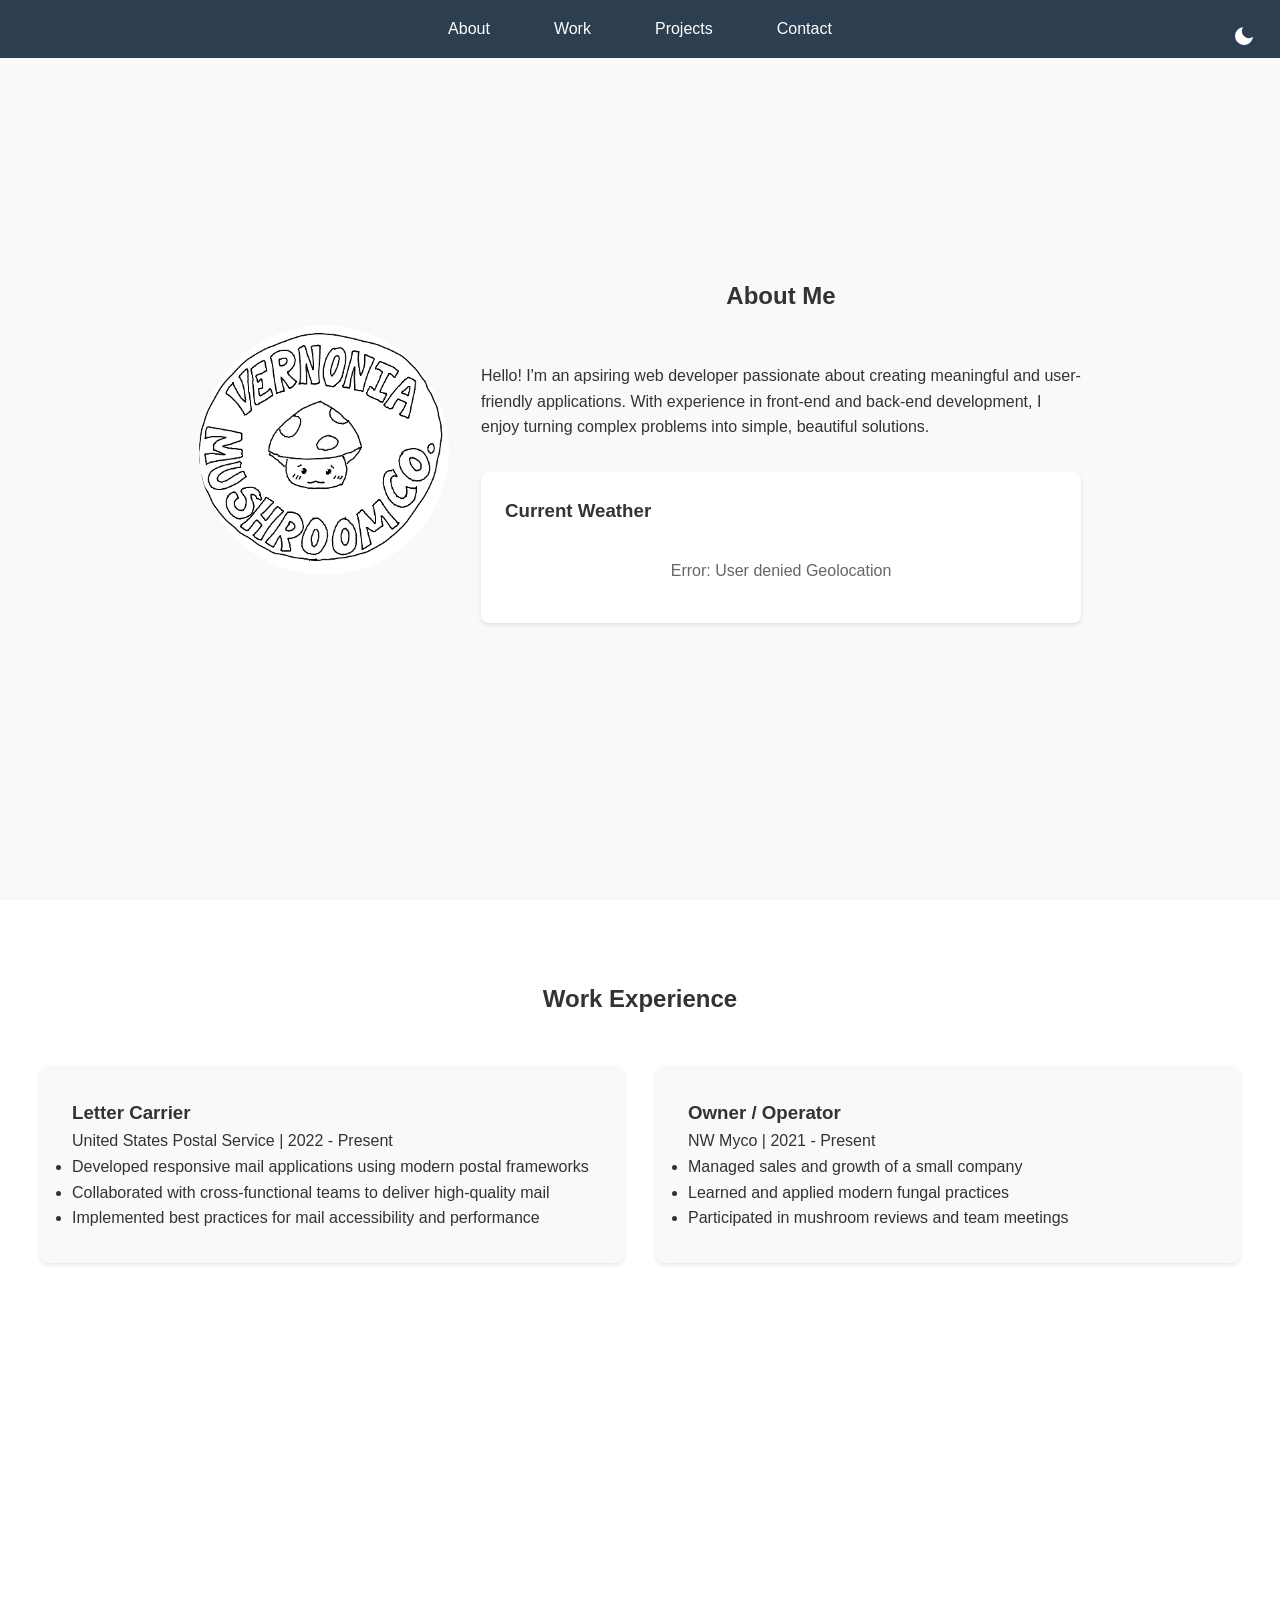
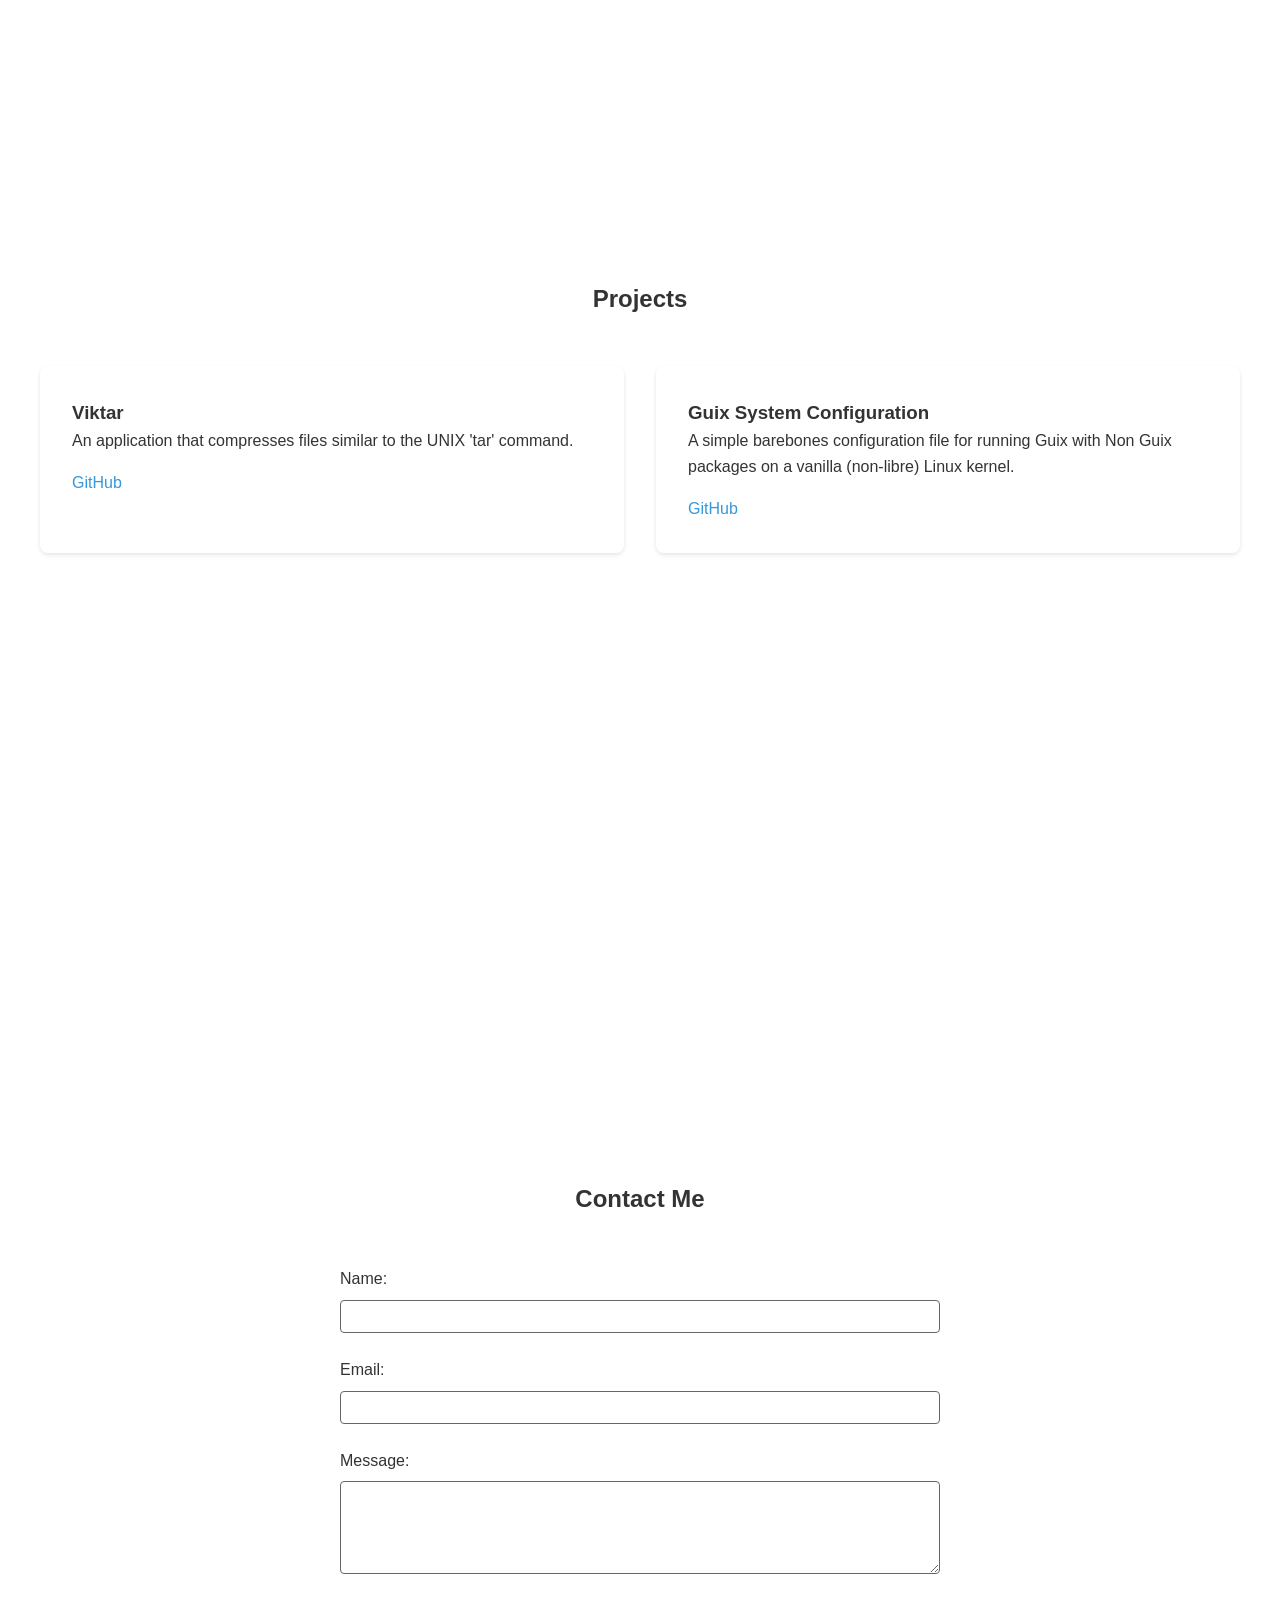
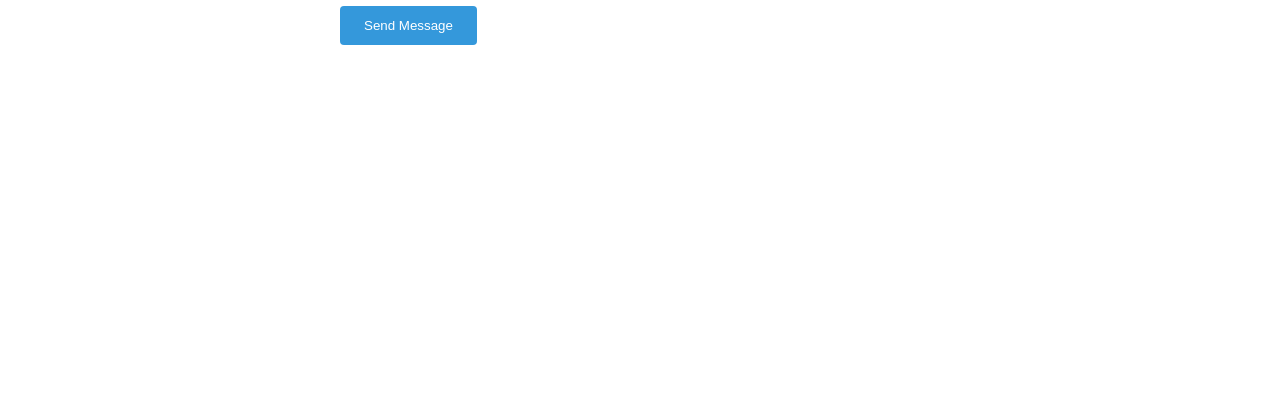
<file: index.html>
<!DOCTYPE html>
<html lang="en" data-theme="light">
<head>
    <meta charset="UTF-8">
    <meta name="viewport" content="width=device-width, initial-scale=1.0">
    <title>Dawson Shay</title>
    <link rel="stylesheet" href="styles.css">
</head>
<body>
    <!-- Navigation -->
    <nav class="navbar">
        <ul class="nav-list">
            <li><a href="#about">About</a></li>
            <li><a href="#work">Work</a></li>
            <li><a href="#projects">Projects</a></li>
            <li><a href="#contact">Contact</a></li>
        </ul>
        <button id="theme-toggle" class="theme-toggle" aria-label="Toggle theme">
            <svg class="sun-icon" viewBox="0 0 24 24" width="24" height="24">
                <circle cx="12" cy="12" r="5" fill="currentColor"/>
                <path d="M12 1v2m0 18v2M4.22 4.22l1.42 1.42m12.72 12.72l1.42 1.42M1 12h2m18 0h2M4.22 19.78l1.42-1.42m12.72-12.72l1.42-1.42" stroke="currentColor" fill="none"/>
            </svg>
            <svg class="moon-icon" viewBox="0 0 24 24" width="24" height="24">
                <path d="M21 12.79A9 9 0 1 1 11.21 3 7 7 0 0 0 21 12.79z" fill="currentColor"/>
            </svg>
        </button>
    </nav>

    <!-- About Section -->
    <section id="about">
        <img src="image.png" alt="A poorly drawn logo of a smiling mushroom with "Vernonia Mushroom Company" poorly written around it" class="profile-img">
        <div class="about-content">
            <h2>About Me</h2>
            <p>Hello! I'm an apsiring web developer passionate about creating meaningful and user-friendly applications. With experience in front-end and back-end development, I enjoy turning complex problems into simple, beautiful solutions.</p>
            
            <!-- Weather Widget -->
            <div class="weather-widget">
                <h3>Current Weather</h3>
                <div id="weather-display">
                    <div class="weather-loading">Loading weather data...</div>
                    <div class="weather-content" style="display: none;">
                        <div class="weather-icon"></div>
                        <div class="weather-info">
                            <div class="temperature"></div>
                            <div class="description"></div>
                            <div class="location"></div>
                        </div>
                    </div>
                    <div class="weather-error" style="display: none;">
                        Unable to load weather data
                    </div>
                </div>
            </div>
        </div>
    </section>

    <!-- Work Experience Section -->
    <section id="work">
        <h2>Work Experience</h2>
        <div class="experience-grid">
            <div class="experience-card">
                <h3>Letter Carrier</h3>
                <p>United States Postal Service | 2022 - Present</p>
                <ul>
                    <li>Developed responsive mail applications using modern postal frameworks</li>
                    <li>Collaborated with cross-functional teams to deliver high-quality mail</li>
                    <li>Implemented best practices for mail accessibility and performance</li>
                </ul>
            </div>
            <div class="experience-card">
                <h3>Owner / Operator</h3>
                <p> NW Myco | 2021 - Present </p>
                <ul>
                    <li>Managed sales and growth of a small company</li>
                    <li>Learned and applied modern fungal practices</li>
                    <li>Participated in mushroom reviews and team meetings</li>
                </ul>
            </div>
        </div>
    </section>

    <!-- Projects Section -->
    <section id="projects">
        <h2>Projects</h2>
        <div class="projects-grid">
            <div class="project-card">
                <h3>Viktar</h3>
                <p>An application that compresses files similar to the UNIX 'tar' command.</p>
                <div class="project-links">
                    <a href="https://github.com/dawsh2/viktar" target="_blank">GitHub</a>
                    <!-- <a href="https://project1-demo.com" target="_blank">Live Demo</a> -->
                </div>
            </div>
            <div class="project-card">
                <h3>Guix System Configuration</h3></h3>
                <p>A simple barebones configuration file for running Guix with Non Guix packages on a vanilla (non-libre) Linux kernel.</p>
                <div class="project-links">
                    <a href="https://github.com/dawsh2/guix target="_blank">GitHub</a>
                   <!-- <a href="https://project2-demo.com" target="_blank">Live Demo</a> -->
                </div>
            </div>
        </div>
    </section>

    <!-- Contact Section -->
    <section id="contact">
        <h2>Contact Me</h2>
        <form class="contact-form" id="contactForm">
            <div class="form-group">
                <label for="name">Name:</label>
                <input type="text" id="name" name="name" required>
            </div>
            <div class="form-group">
                <label for="email">Email:</label>
                <input type="email" id="email" name="email" required>
            </div>
            <div class="form-group">
                <label for="message">Message:</label>
                <textarea id="message" name="message" rows="5" required></textarea>
            </div>
            <button type="submit">Send Message</button>
        </form>
    </section>

    <script src="script.js"></script>
</body>
</html>
</file>
<file: styles.css>
/* Theme Variables */
:root[data-theme="light"] {
    --bg-primary: #ffffff;
    --bg-secondary: #f9f9f9;
    --text-primary: #333333;
    --text-secondary: #666666;
    --accent-color: #3498db;
    --accent-hover: #2980b9;
    --card-shadow: 0 2px 4px rgba(0,0,0,0.1);
    --nav-bg: #2c3e50;
    --nav-text: #ffffff;
}

:root[data-theme="dark"] {
    --bg-primary: #1a1a1a;
    --bg-secondary: #2d2d2d;
    --text-primary: #ffffff;
    --text-secondary: #cccccc;
    --accent-color: #61dafb;
    --accent-hover: #4fa8d5;
    --card-shadow: 0 2px 4px rgba(0,0,0,0.3);
    --nav-bg: #000000;
    --nav-text: #ffffff;
}

/* CSS Reset and Base Styles */
* {
    margin: 0;
    padding: 0;
    box-sizing: border-box;
}

body {
    font-family: 'Arial', sans-serif;
    line-height: 1.6;
    color: var(--text-primary);
    background-color: var(--bg-primary);
}

/* Navigation */
.navbar {
    position: fixed;
    top: 0;
    width: 100%;
    background-color: var(--nav-bg);
    padding: 1rem;
    z-index: 1000;
}

.nav-list {
    display: flex;
    justify-content: center;
    list-style: none;
    gap: 2rem;
}

.nav-list a {
    color: var(--nav-text);
    text-decoration: none;
    padding: 0.5rem 1rem;
    transition: color 0.3s;
}

.nav-list a:hover {
    color: var(--accent-color);
}

/* Theme Toggle Button */
.theme-toggle {
    position: fixed;
    top: 1rem;
    right: 1rem;
    background: transparent;
    border: none;
    color: var(--nav-text);
    cursor: pointer;
    padding: 0.5rem;
    display: flex;
    align-items: center;
    justify-content: center;
    z-index: 1001;
}

.theme-toggle svg {
    width: 24px;
    height: 24px;
}

.theme-toggle .sun-icon {
    display: none;
}

.theme-toggle .moon-icon {
    display: block;
}

[data-theme="dark"] .theme-toggle .sun-icon {
    display: block;
}

[data-theme="dark"] .theme-toggle .moon-icon {
    display: none;
}

/* Sections */
section {
    padding: 5rem 2rem;
    min-height: 100vh;
    scroll-margin-top: 4rem;
    background-color: var(--bg-primary);
}

section h2 {
    text-align: center;
    margin-bottom: 3rem;
    color: var(--text-primary);
}

/* About Section */
#about {
    background-color: var(--bg-secondary);
    display: flex;
    flex-wrap: wrap;
    gap: 2rem;
    justify-content: center;
    align-items: center;
}

.profile-img {
    width: 250px;
    height: 250px;
    border-radius: 50%;
    object-fit: cover;
}

.about-content {
    max-width: 600px;
}

/* Weather Widget */
.weather-widget {
    margin-top: 2rem;
    padding: 1.5rem;
    background-color: var(--bg-primary);
    border-radius: 8px;
    box-shadow: var(--card-shadow);
}

.weather-widget h3 {
    margin-bottom: 1rem;
    color: var(--text-primary);
}

.weather-content {
    display: flex;
    align-items: center;
    gap: 1.5rem;
}

.weather-icon {
    width: 64px;
    height: 64px;
    background-size: contain;
    background-repeat: no-repeat;
    background-position: center;
}

.weather-info {
    flex-grow: 1;
}

.temperature {
    font-size: 1.5rem;
    font-weight: bold;
    color: var(--text-primary);
}

.description {
    color: var(--text-secondary);
    text-transform: capitalize;
    margin: 0.25rem 0;
}

.location {
    font-size: 0.9rem;
    color: var(--text-secondary);
}

.weather-loading,
.weather-error {
    color: var(--text-secondary);
    text-align: center;
    padding: 1rem;
}

/* Work Section */
.experience-grid {
    display: grid;
    grid-template-columns: repeat(auto-fit, minmax(300px, 1fr));
    gap: 2rem;
    max-width: 1200px;
    margin: 0 auto;
}

.experience-card {
    background-color: var(--bg-secondary);
    padding: 2rem;
    border-radius: 8px;
    box-shadow: var(--card-shadow);
}

/* Projects Section */
.projects-grid {
    display: grid;
    grid-template-columns: repeat(auto-fit, minmax(300px, 1fr));
    gap: 2rem;
    max-width: 1200px;
    margin: 0 auto;
}

.project-card {
    background-color: var(--bg-primary);
    padding: 2rem;
    border-radius: 8px;
    box-shadow: var(--card-shadow);
}

.project-links {
    margin-top: 1rem;
    display: flex;
    gap: 1rem;
}

.project-links a {
    color: var(--accent-color);
    text-decoration: none;
}

/* Contact Section */
.contact-form {
    max-width: 600px;
    margin: 0 auto;
}

.form-group {
    margin-bottom: 1.5rem;
}

.form-group label {
    display: block;
    margin-bottom: 0.5rem;
    color: var(--text-primary);
}

.form-group input,
.form-group textarea {
    width: 100%;
    padding: 0.5rem;
    border: 1px solid var(--text-secondary);
    border-radius: 4px;
    background-color: var(--bg-primary);
    color: var(--text-primary);
}

button {
    background-color: var(--accent-color);
    color: var(--nav-text);
    padding: 0.75rem 1.5rem;
    border: none;
    border-radius: 4px;
    cursor: pointer;
    transition: background-color 0.3s;
}

button:hover {
    background-color: var(--accent-hover);
}

/* Responsive Design */
@media (max-width: 768px) {
    .nav-list {
        flex-direction: column;
        align-items: center;
    }

    section {
        padding: 3rem 1rem;
    }
}
</file>
